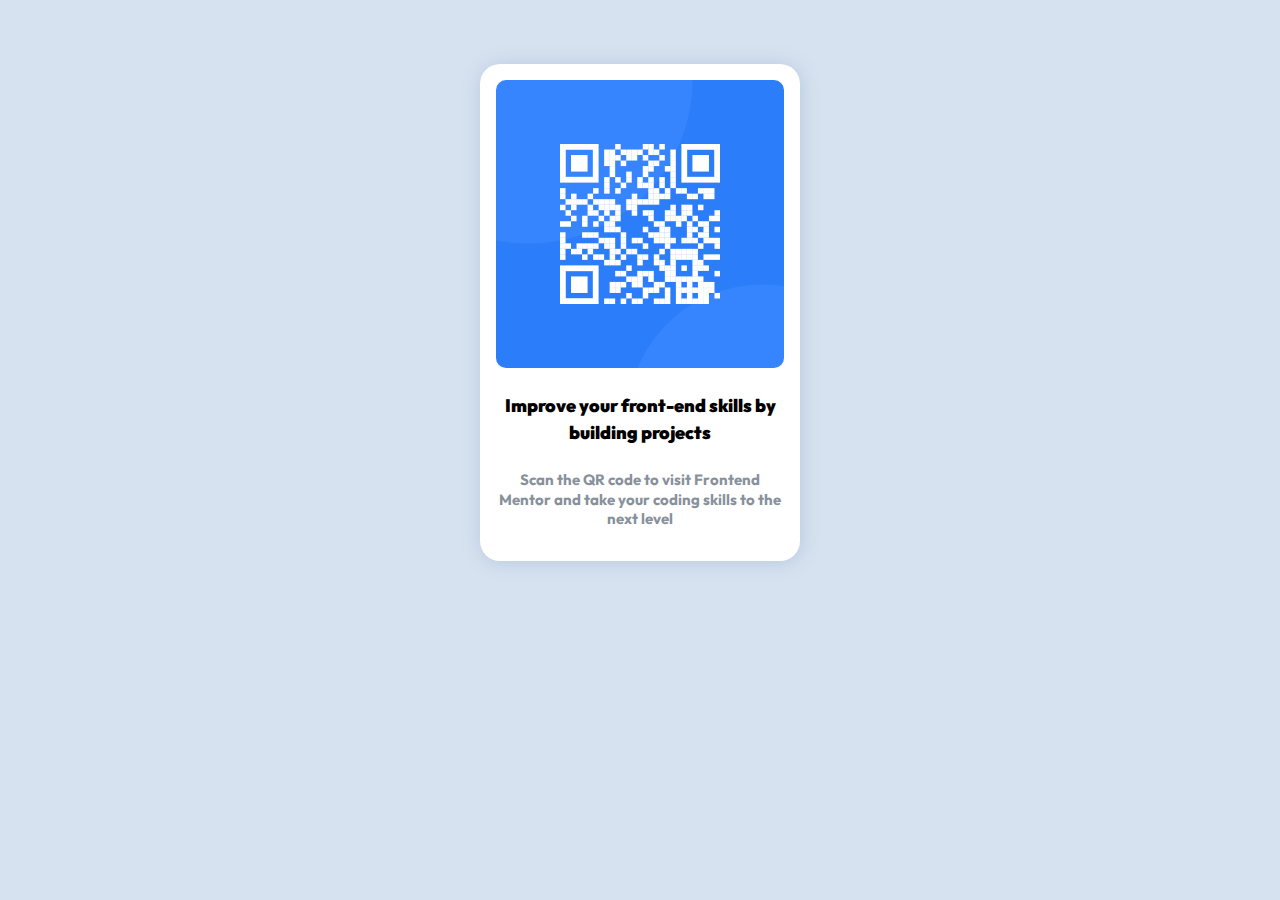
<file: qr-code-component-main/index.html>
<!DOCTYPE html>
<html lang="en">
  <head>
    <meta charset="UTF-8" />
    <meta name="viewport" content="width=device-width, initial-scale=1.0" />
    <!-- displays site properly based on user's device -->

    <link
      rel="icon"
      type="image/png"
      sizes="32x32"
      href="./images/favicon-32x32.png"
    />
    <link rel="preconnect" href="https://fonts.googleapis.com" />
    <link rel="preconnect" href="https://fonts.gstatic.com" crossorigin />
    <link
      href="https://fonts.googleapis.com/css2?family=Outfit:wght@400;700&display=swap"
      rel="stylesheet"
    />
    <title>Frontend Mentor | QR code component</title>

    <!-- Feel free to remove these styles or customise in your own stylesheet 👍 -->
    <link rel="stylesheet" href="index.css" />
  </head>
  <body>
    <section>
      <div class="container">
        <img src="/qr-code-component-main/images/image-qr-code.png" alt="QR code" />
        <h1>Improve your front-end skills by building projects</h1>
        <p>
          Scan the QR code to visit Frontend Mentor and take your coding skills
          to the next level
        </p>
      </div>
    </section>
  </body>
</html>
</file>
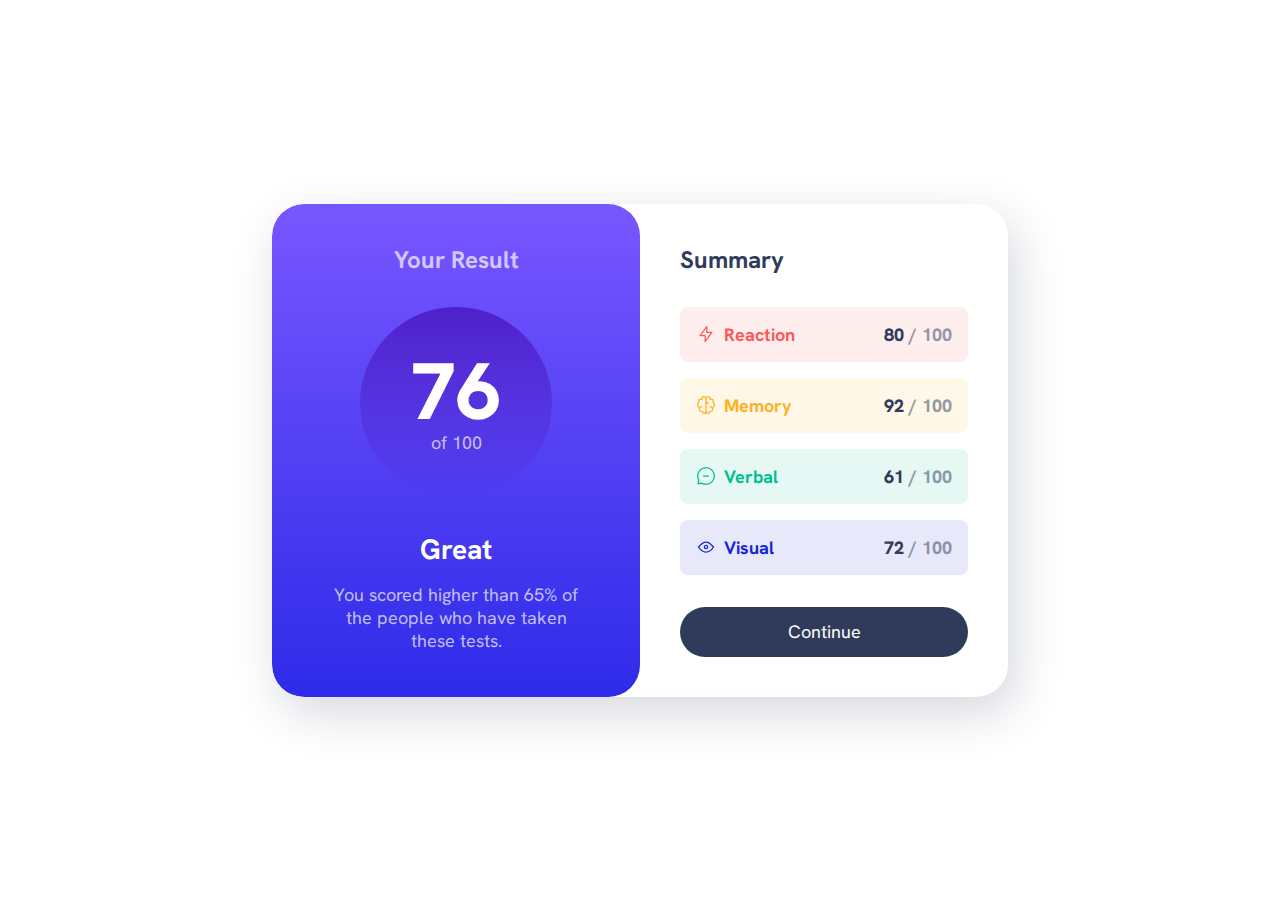
<file: results-summary-component-main/index.html>
<!DOCTYPE html>
<html lang="en">
  <head>
    <meta charset="UTF-8" />
    <meta http-equiv="X-UA-Compatible" content="IE=edge" />
    <meta name="viewport" content="width=device-width, initial-scale=1.0" />
    <title>FEM Results Summary</title>
    <link rel="stylesheet" href="index.css" />
  </head>
  <body>
    <main>
      <div class="result-summary">
        <div class="results grid-flow" data-spacing="large">
          <h1 class="section-title">Your Result</h1>
          <p class="result-score"><span>76</span> of 100</p>

          <div class="grid-flow">
            <p class="result-rank">Great</p>
            <p>
              You scored higher than 65% of the people who have taken these
              tests.
            </p>
          </div>
        </div>

        <div class="summary grid-flow" data-spacing="large">
          <h2 class="section-title">Summary</h2>

          <div class="grid-flow">
            <div class="summary-item" data-item-type="accent-1">
              <div class="flex-group">
                <img src="./assets/images/icon-reaction.svg" alt="" />
                <h3 class="summary-item-title">Reaction</h3>
              </div>
              <p class="summary-score"><span>80</span> / 100</p>
            </div>
            <div class="summary-item" data-item-type="accent-2">
              <div class="flex-group">
                <img src="./assets/images/icon-memory.svg" alt="" />
                <h3 class="summary-item-title">Memory</h3>
              </div>
              <p class="summary-score"><span>92</span> / 100</p>
            </div>
            <div class="summary-item" data-item-type="accent-3">
              <div class="flex-group">
                <img src="./assets//images/icon-verbal.svg" alt="" />
                <h3 class="summary-item-title">Verbal</h3>
              </div>
              <p class="summary-score"><span>61</span> / 100</p>
            </div>
            <div class="summary-item" data-item-type="accent-4">
              <div class="flex-group">
                <img src="./assets//images/icon-visual.svg" alt="" />
                <h3 class="summary-item-title">Visual</h3>
              </div>
              <p class="summary-score"><span>72</span> / 100</p>
            </div>
          </div>

          <button class="button">Continue</button>
        </div>
      </div>
    </main>
  </body>
</html>
</file>
<file: qr-code-component-main/index.css>
*{
    border: 0;
    padding: 0;
    margin: 0;
}

html{
    font-family: 'Outfit', sans-serif;
    background-color: hsl(212, 45%, 89%);
}

/*containers*/

.container{
    display: block;
    position: relative;
    margin: 0 auto;
    max-width: 20%;
    top: 12rem;
    background-color: #fff;
    padding-bottom: 2rem;
    padding-top: 1rem;
    border-radius: 20px;
    box-shadow: 1px 1px 20px hsl(212, 36%, 79%);

}

@media(min-width: 375px) and (max-width: 1366px){
    .container{
        display: block;
        position: relative;
        margin: 0 auto;
        max-width: 25%;
        top: 4rem;
        background-color: #fff;
        padding-bottom: 2rem;
        padding-top: 1rem;
        border-radius: 20px;
        box-shadow: 1px 1px 20px hsl(212, 36%, 79%);
    
    } 
}

@media(min-width: 375px) and (max-width: 820px){
    .container{
        display: block;
        position: relative;
        margin: 0 auto;
        max-width: 85%;
        top: 10rem;
        background-color: #fff;
        padding-bottom: 2rem;
        padding-top: 1rem;
        border-radius: 20px;
        box-shadow: 1px 1px 20px hsl(212, 36%, 79%);
    
    } 
}





/*Imagens*/
img{
    width: 90%;
    display: block;
    margin: 0 auto;
    border-radius: 10px;
}

/*Textos*/

h1{
    text-align: center;
    font-size: 18px;
    padding-top: 1.5rem;
    font-weight: 1000;
    line-height: 1.5em;
    max-width: 90%;
    margin: 0 auto;
}

p{
    text-align: center;
    font-size: 15px;
    padding-top: 1.5rem;
    font-weight: 700;
    color: hsl(212, 9%, 57%);
    line-height: 1.3em;
    max-width: 90%;
    margin: 0 auto;
}
</file>
<file: results-summary-component-main/index.css>
@font-face {
    font-family: 'HankenGrotesk';
    font-display: swap;
    font-weight: 100 900;
    src: url('assets/fonts/HankenGrotesk-VariableFont_wght.ttf') 
         format('truetype');
  }
  
  :root {
    --clr-primary-hsl-400: 252, 100%, 67%;
    --clr-primary-hsl-500: 256, 72%, 46%;
    --clr-secondary-hsl-400: 241, 81%, 54%;
    --clr-secondary-hsl-500: 241, 72%, 46%;
  
    --clr-neutral-hsl-100: 0, 0%, 100%;
    --clr-neutral-hsl-200: 221, 100%, 96%;
    --clr-neutral-hsl-300: 241, 100%, 89%;
    --clr-neutral-hsl-700: 224, 30%, 27%;
  
    --clr-neutral-100: hsl(var(--clr-neutral-hsl-100));
    --clr-neutral-200: hsl(var(--clr-neutral-hsl-200));
    --clr-neutral-300: hsl(var(--clr-neutral-hsl-300));
    --clr-neutral-700: hsl(var(--clr-neutral-hsl-700));
  
  
    --clr-primary-400: hsl(var(--clr-primary-hsl-400));
    --clr-primary-500: hsla(var(--clr-primary-hsl-500));
    --clr-secondary-400: hsl(var(--clr-secondary-hsl-400));
  
    --gradient-primary: linear-gradient(
        var(--clr-primary-400), 
        var(--clr-secondary-400));
  
    --gradient-to-transparent: linear-gradient(
        var(--clr-primary-500),
        hsl(var(--clr-secondary-hsl-500), 0));
  
    --clr-accent-1: 0, 100%, 67%;
    --clr-accent-2: 39, 100%, 56%;
    --clr-accent-3: 166, 100%, 37%;
    --clr-accent-4: 234, 85%, 45%;
  
    --font-family-default: 'HankenGrotesk', sans-serif;
  
    --fw-regular: 500;
    --fw-bold: 700;
    --fw-black: 800;
  
    --fs-400: 1.125rem;
    --fs-500: 1.25rem;
    --fs-600: 1.5rem;
    --fs-700: 1.75rem;
    --fs-800: 2rem;
    --fs-900: 5rem;
  }
  
  *,
  *::before,
  *::after {
    box-sizing: border-box;
  }
  
  * {
    margin: 0;
    font: inherit;
  }
  
  img,
  svg {
    display: block;
    max-width: 100%;
  }
  
  body { 
    font-family: var(--font-family-default);
    font-size: var(--fs-400);
    color: var(--clr-neutral-700);
  }
  
  @media (min-width: 600px) {
    body {
      min-height: 100vh;
      display: grid;
      place-items: center;
    }
  }
  
  .flex-group {
    display: flex;
    align-items: center;
    gap: .5rem;
    flex-wrap: wrap;
  }
  
  .grid-flow {
    display: grid;
    align-content: start;
    gap: 1rem;
  }
  
  .grid-flow[data-spacing="large"] {
    gap: 2rem;
  }
  
  .section-title {
    font-weight: var(--fw-bold);
    font-size: var(--fs-600);
  }
  
  .button {
    color: var(--clr-neutral-100); 
    line-height: 1;
    background: var(--clr-neutral-700);
    padding: 1rem 2rem;
    border: 0;
    border-radius: 100vw;
    cursor: pointer;
  }
  
  .button:hover,
  .button:focus-visible {
    background: var(--gradient-primary);
  }
  
  .result-summary {
    --padding: 2.5rem;
    --border-radius: 2rem;
  
    max-width: 46rem;
    display: grid;
  }
  
  @media (min-width: 600px) {
    .result-summary {
      margin-inline: 1rem;
      grid-template-columns: 1fr 1fr;
      border-radius: var(--border-radius);
      overflow: hidden;
      box-shadow: .5rem 1rem 3rem 
        hsl(var(--clr-neutral-hsl-700), .2);
    }
  }
  
  .results {
    color: hsl(var(--clr-neutral-hsl-100), .7);
    text-align: center;
    padding: 
      var(--padding) calc(var(--padding) * 1.5);
    background: var(--gradient-primary);
    border-radius: 
      0 0 var(--border-radius) var(--border-radius);
  }
  
  @media (min-width: 600px) {
    .results {
      border-radius: var(--border-radius);
    }
  }
  
  .result-score {
    display: grid;
    place-content: center;  
    width: 12rem;
    margin-inline: auto;
    background: var(--gradient-to-transparent);
    aspect-ratio: 1 / 1;
    border-radius: 50%;
  }
  
  .result-score span {
    display: block;
    font-size: var(--fs-900); 
    font-weight: var(--fw-black);
    line-height: 1;
    color: var(--clr-neutral-100); 
  }
  
  .result-rank {
    color: var(--clr-neutral-100);
    font-size: var(--fs-700);
    font-weight: var(--fw-bold);
  }
  
  .summary {
    padding: var(--padding);
  }
  
  .summary-item {
    display: flex;
    justify-content: space-between;
    align-items: center;
    padding: 1rem;
    border-radius: .5rem;
    background-color: hsl(var(--item-color), .1);
  }
  
  .summary-item svg {
    stroke: hsl(var(--item-color));
  }
  
  .summary-item-title {
    color: hsl(var(--item-color));
    font-weight: var(--fw-bold);
  } 
  
  .summary-item[data-item-type="accent-1"] {
    --item-color: var(--clr-accent-1);
  }
  .summary-item[data-item-type="accent-2"] {
    --item-color: var(--clr-accent-2);
  }
  .summary-item[data-item-type="accent-3"] {
    --item-color: var(--clr-accent-3);
  }
  .summary-item[data-item-type="accent-4"] {
    --item-color: var(--clr-accent-4);
  }
  
  .summary-score {
    font-weight: var(--fw-black);
    color: hsl(var(--clr-neutral-hsl-700), .5);
  }
  
  .summary-score span {
    color: var(--clr-neutral-700);
  }
</file>
